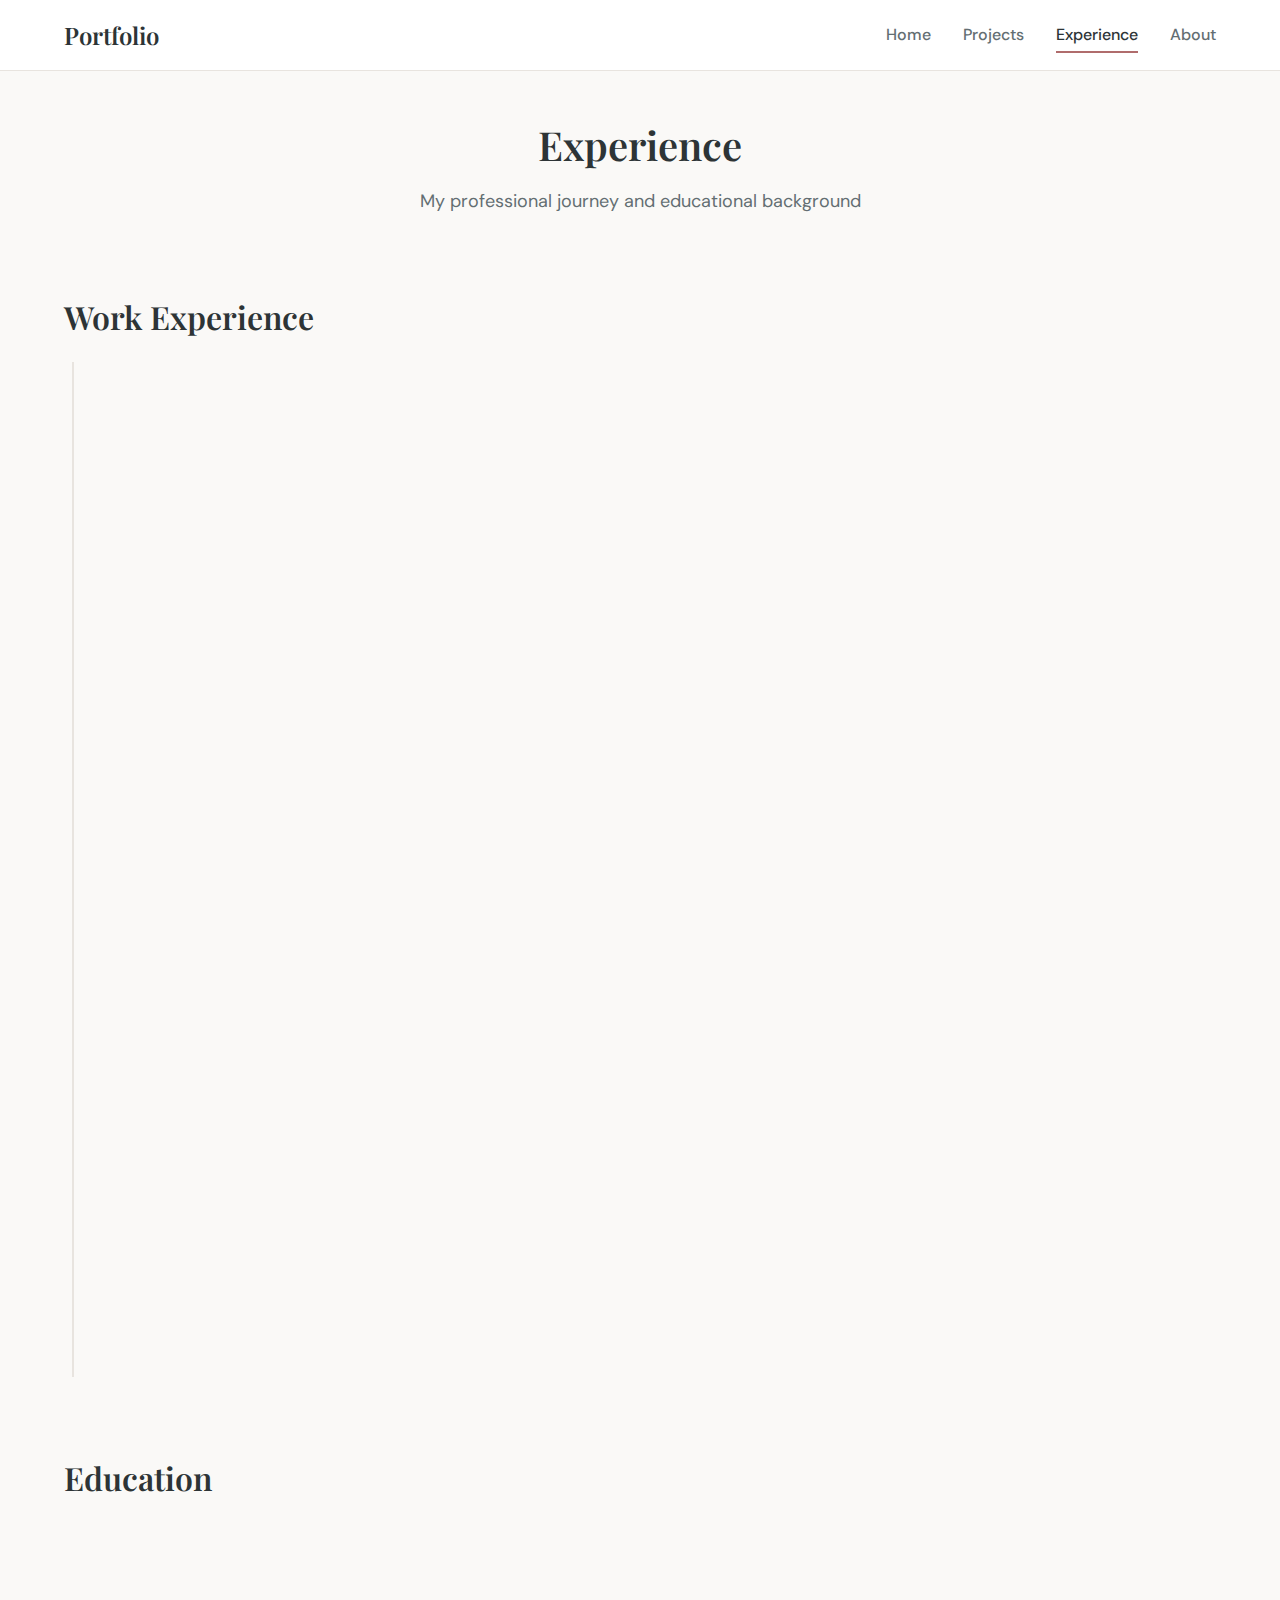
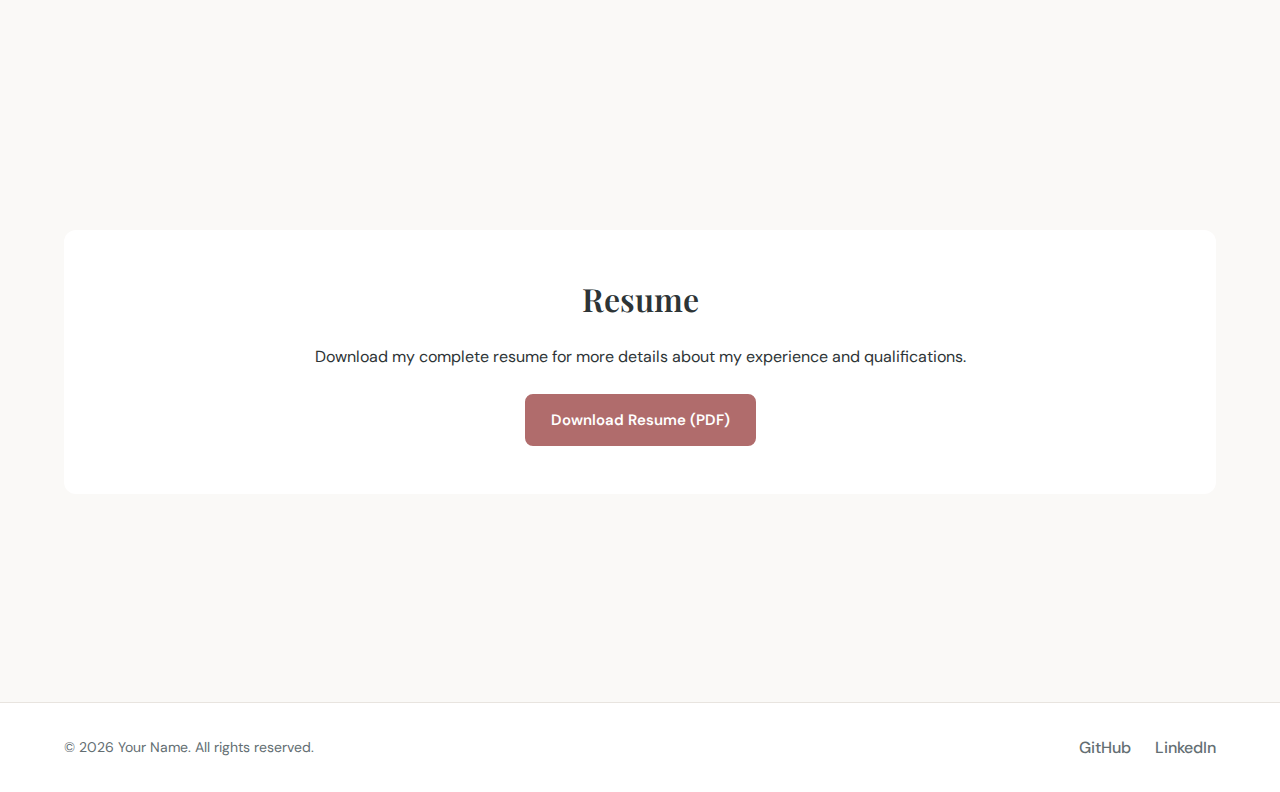
<file: experience.html>
<!DOCTYPE html>
<html lang="en">
<head>
  <meta charset="UTF-8">
  <meta name="viewport" content="width=device-width, initial-scale=1.0">
  <meta name="description" content="Professional experience, education, and career journey">
  <title>Experience | Portfolio</title>
  <link rel="preconnect" href="https://fonts.googleapis.com">
  <link rel="preconnect" href="https://fonts.gstatic.com" crossorigin>
  <link href="https://fonts.googleapis.com/css2?family=DM+Sans:wght@400;500;600;700&family=Playfair+Display:wght@400;500;600;700&display=swap" rel="stylesheet">
  <link rel="stylesheet" href="assets/css/main.css">
</head>
<body>
  <nav class="navbar">
    <div class="nav-container">
      <a href="index.html" class="nav-logo">Portfolio</a>
      <button class="nav-toggle" aria-label="Toggle navigation">
        <span></span>
        <span></span>
        <span></span>
      </button>
      <ul class="nav-menu">
        <li><a href="index.html" class="nav-link">Home</a></li>
        <li><a href="projects.html" class="nav-link">Projects</a></li>
        <li><a href="experience.html" class="nav-link active">Experience</a></li>
        <li><a href="about.html" class="nav-link">About</a></li>
      </ul>
    </div>
  </nav>

  <main>
    <section class="page-header">
      <h1>Experience</h1>
      <p>My professional journey and educational background</p>
    </section>

    <section class="experience-section">
      <h2>Work Experience</h2>
      <div class="timeline">
        <article class="timeline-item">
          <div class="timeline-marker"></div>
          <div class="timeline-content">
            <div class="timeline-header">
              <h3>Senior Software Developer</h3>
              <span class="company">Tech Company Inc.</span>
              <span class="date">2023 - Present</span>
            </div>
            <ul class="responsibilities">
              <li>Led development of customer-facing web applications serving 100k+ users</li>
              <li>Mentored junior developers and conducted code reviews</li>
              <li>Implemented CI/CD pipelines reducing deployment time by 60%</li>
              <li>Collaborated with design and product teams on feature planning</li>
            </ul>
          </div>
        </article>

        <article class="timeline-item">
          <div class="timeline-marker"></div>
          <div class="timeline-content">
            <div class="timeline-header">
              <h3>Full Stack Developer</h3>
              <span class="company">Startup Studios</span>
              <span class="date">2021 - 2023</span>
            </div>
            <ul class="responsibilities">
              <li>Built and maintained multiple client projects from concept to deployment</li>
              <li>Developed RESTful APIs and database architectures</li>
              <li>Implemented responsive designs and accessibility standards</li>
              <li>Optimized application performance and reduced load times</li>
            </ul>
          </div>
        </article>

        <article class="timeline-item">
          <div class="timeline-marker"></div>
          <div class="timeline-content">
            <div class="timeline-header">
              <h3>Junior Developer</h3>
              <span class="company">Digital Agency</span>
              <span class="date">2019 - 2021</span>
            </div>
            <ul class="responsibilities">
              <li>Developed frontend components using modern JavaScript frameworks</li>
              <li>Participated in agile development processes</li>
              <li>Collaborated on team projects and learned industry best practices</li>
            </ul>
          </div>
        </article>
      </div>
    </section>

    <section class="education-section">
      <h2>Education</h2>
      <div class="education-grid">
        <article class="education-card">
          <h3>Bachelor of Science in Computer Science</h3>
          <p class="institution">University Name</p>
          <p class="date">2015 - 2019</p>
          <p class="details">
            Focused on software engineering, data structures, and algorithms. 
            Graduated with honors.
          </p>
        </article>

        <article class="education-card">
          <h3>Professional Certifications</h3>
          <ul class="cert-list">
            <li>AWS Certified Developer - 2024</li>
            <li>Google Cloud Professional - 2023</li>
            <li>Meta Frontend Developer - 2022</li>
          </ul>
        </article>
      </div>
    </section>

    <section class="resume-section">
      <h2>Resume</h2>
      <p>Download my complete resume for more details about my experience and qualifications.</p>
      <a href="#" class="btn btn-primary">Download Resume (PDF)</a>
    </section>
  </main>

  <footer>
    <div class="footer-content">
      <p>&copy; 2026 Your Name. All rights reserved.</p>
      <div class="social-links">
        <a href="https://github.com/yourusername" target="_blank" rel="noopener noreferrer">GitHub</a>
        <a href="https://linkedin.com/in/yourusername" target="_blank" rel="noopener noreferrer">LinkedIn</a>
      </div>
    </div>
  </footer>

  <script src="assets/js/main.js"></script>
</body>
</html>
</file>
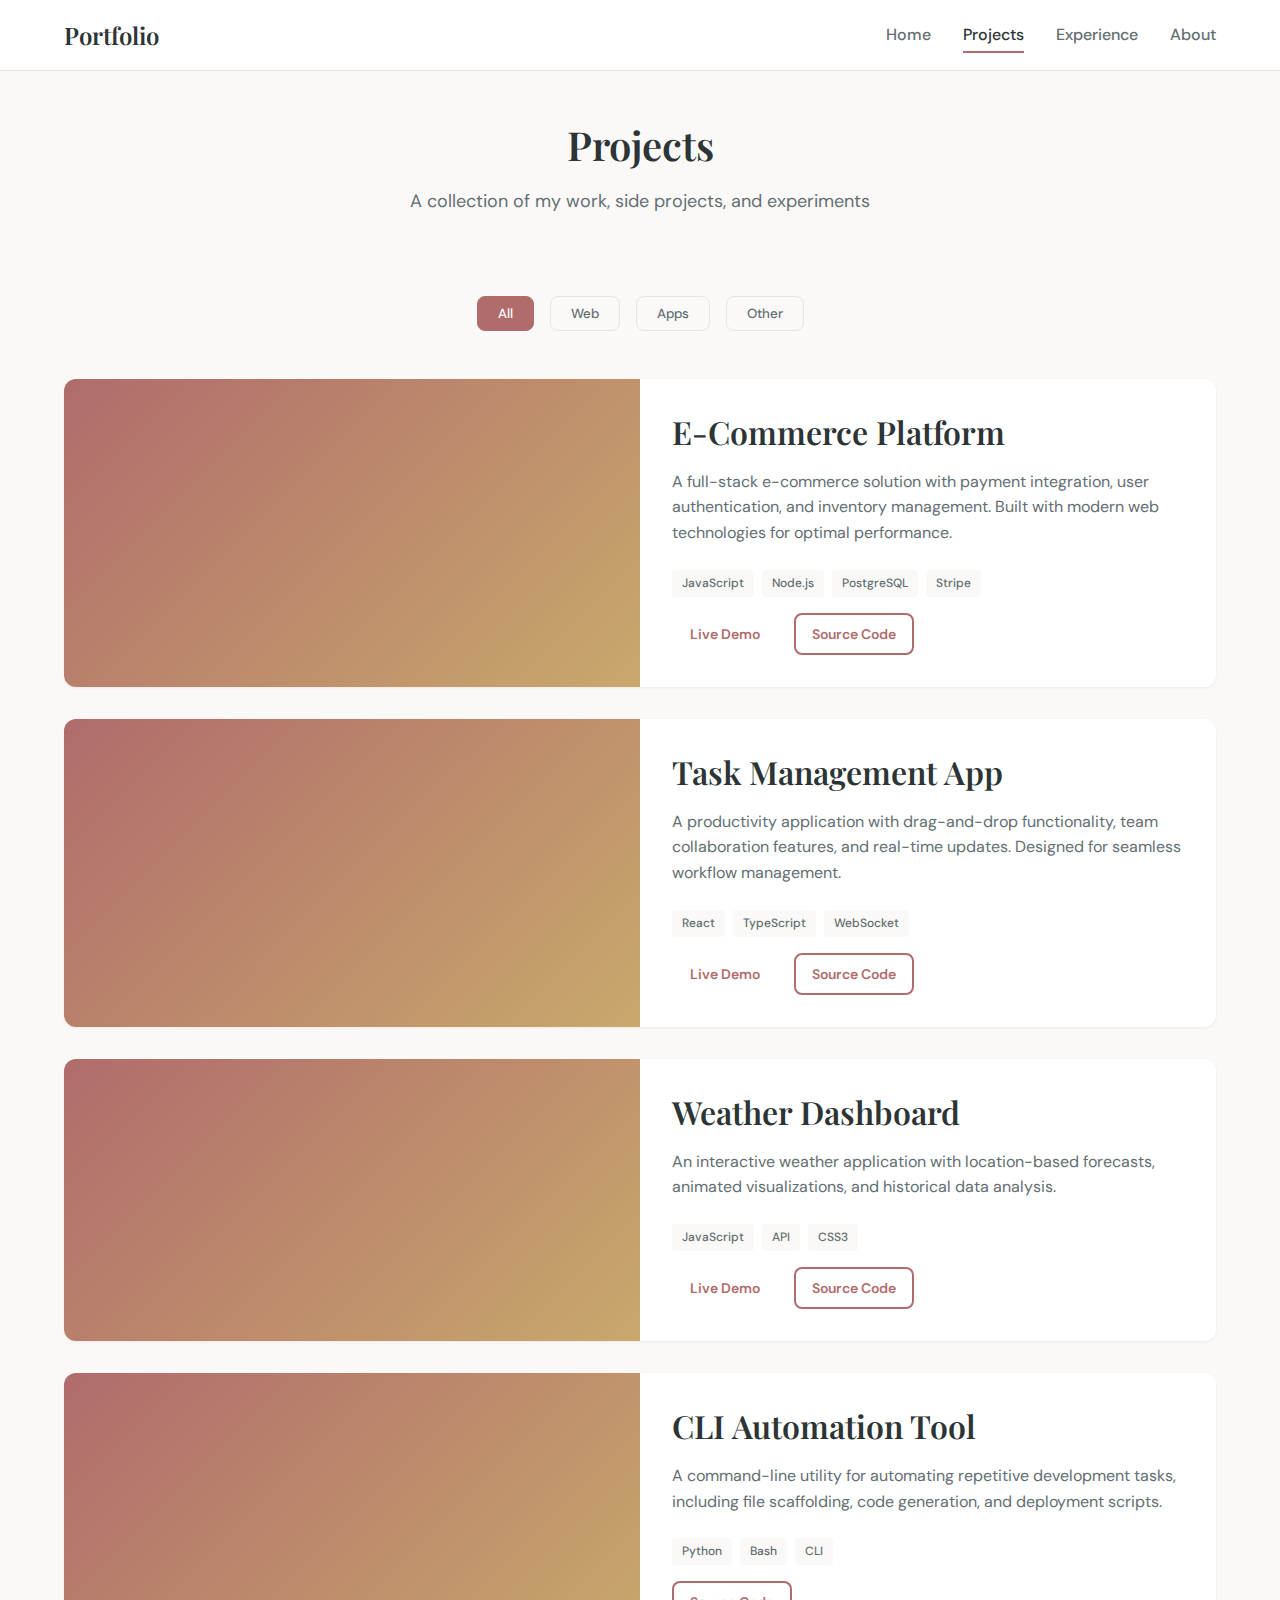
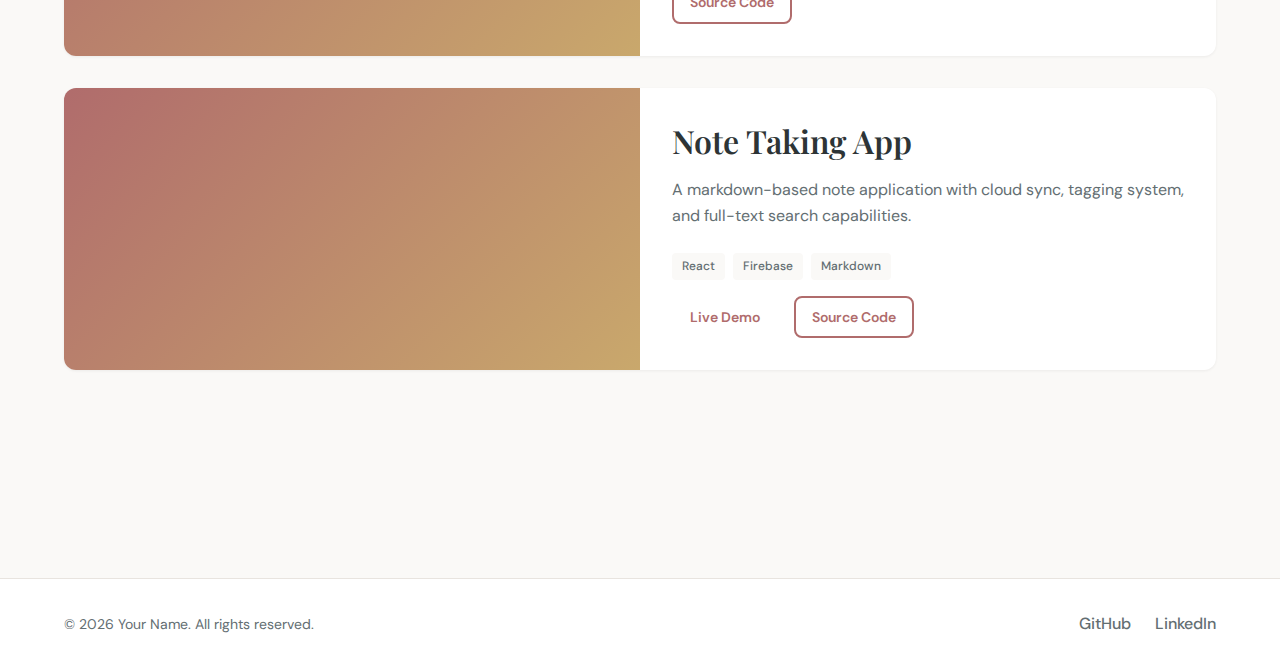
<file: projects.html>
<!DOCTYPE html>
<html lang="en">
<head>
  <meta charset="UTF-8">
  <meta name="viewport" content="width=device-width, initial-scale=1.0">
  <meta name="description" content="Portfolio projects showcase - Web development, applications, and creative work">
  <title>Projects | Portfolio</title>
  <link rel="preconnect" href="https://fonts.googleapis.com">
  <link rel="preconnect" href="https://fonts.gstatic.com" crossorigin>
  <link href="https://fonts.googleapis.com/css2?family=DM+Sans:wght@400;500;600;700&family=Playfair+Display:wght@400;500;600;700&display=swap" rel="stylesheet">
  <link rel="stylesheet" href="assets/css/main.css">
</head>
<body>
  <nav class="navbar">
    <div class="nav-container">
      <a href="index.html" class="nav-logo">Portfolio</a>
      <button class="nav-toggle" aria-label="Toggle navigation">
        <span></span>
        <span></span>
        <span></span>
      </button>
      <ul class="nav-menu">
        <li><a href="index.html" class="nav-link">Home</a></li>
        <li><a href="projects.html" class="nav-link active">Projects</a></li>
        <li><a href="experience.html" class="nav-link">Experience</a></li>
        <li><a href="about.html" class="nav-link">About</a></li>
      </ul>
    </div>
  </nav>

  <main>
    <section class="page-header">
      <h1>Projects</h1>
      <p>A collection of my work, side projects, and experiments</p>
    </section>

    <section class="projects-section">
      <div class="filter-bar">
        <button class="filter-btn active" data-filter="all">All</button>
        <button class="filter-btn" data-filter="web">Web</button>
        <button class="filter-btn" data-filter="app">Apps</button>
        <button class="filter-btn" data-filter="other">Other</button>
      </div>

      <div class="projects-grid">
        <article class="project-card-full" data-category="web">
          <div class="project-image-lg"></div>
          <div class="project-details">
            <h2>E-Commerce Platform</h2>
            <p>A full-stack e-commerce solution with payment integration, user authentication, and inventory management. Built with modern web technologies for optimal performance.</p>
            <div class="project-tags">
              <span class="tag">JavaScript</span>
              <span class="tag">Node.js</span>
              <span class="tag">PostgreSQL</span>
              <span class="tag">Stripe</span>
            </div>
            <div class="project-links">
              <a href="#" class="btn btn-small">Live Demo</a>
              <a href="#" class="btn btn-small btn-outline">Source Code</a>
            </div>
          </div>
        </article>

        <article class="project-card-full" data-category="app">
          <div class="project-image-lg"></div>
          <div class="project-details">
            <h2>Task Management App</h2>
            <p>A productivity application with drag-and-drop functionality, team collaboration features, and real-time updates. Designed for seamless workflow management.</p>
            <div class="project-tags">
              <span class="tag">React</span>
              <span class="tag">TypeScript</span>
              <span class="tag">WebSocket</span>
            </div>
            <div class="project-links">
              <a href="#" class="btn btn-small">Live Demo</a>
              <a href="#" class="btn btn-small btn-outline">Source Code</a>
            </div>
          </div>
        </article>

        <article class="project-card-full" data-category="web">
          <div class="project-image-lg"></div>
          <div class="project-details">
            <h2>Weather Dashboard</h2>
            <p>An interactive weather application with location-based forecasts, animated visualizations, and historical data analysis.</p>
            <div class="project-tags">
              <span class="tag">JavaScript</span>
              <span class="tag">API</span>
              <span class="tag">CSS3</span>
            </div>
            <div class="project-links">
              <a href="#" class="btn btn-small">Live Demo</a>
              <a href="#" class="btn btn-small btn-outline">Source Code</a>
            </div>
          </div>
        </article>

        <article class="project-card-full" data-category="other">
          <div class="project-image-lg"></div>
          <div class="project-details">
            <h2>CLI Automation Tool</h2>
            <p>A command-line utility for automating repetitive development tasks, including file scaffolding, code generation, and deployment scripts.</p>
            <div class="project-tags">
              <span class="tag">Python</span>
              <span class="tag">Bash</span>
              <span class="tag">CLI</span>
            </div>
            <div class="project-links">
              <a href="#" class="btn btn-small btn-outline">Source Code</a>
            </div>
          </div>
        </article>

        <article class="project-card-full" data-category="app">
          <div class="project-image-lg"></div>
          <div class="project-details">
            <h2>Note Taking App</h2>
            <p>A markdown-based note application with cloud sync, tagging system, and full-text search capabilities.</p>
            <div class="project-tags">
              <span class="tag">React</span>
              <span class="tag">Firebase</span>
              <span class="tag">Markdown</span>
            </div>
            <div class="project-links">
              <a href="#" class="btn btn-small">Live Demo</a>
              <a href="#" class="btn btn-small btn-outline">Source Code</a>
            </div>
          </div>
        </article>
      </div>
    </section>
  </main>

  <footer>
    <div class="footer-content">
      <p>&copy; 2026 Your Name. All rights reserved.</p>
      <div class="social-links">
        <a href="https://github.com/yourusername" target="_blank" rel="noopener noreferrer">GitHub</a>
        <a href="https://linkedin.com/in/yourusername" target="_blank" rel="noopener noreferrer">LinkedIn</a>
      </div>
    </div>
  </footer>

  <script src="assets/js/main.js"></script>
</body>
</html>
</file>
<file: assets/css/main.css>
/* ===== CSS Reset & Base ===== */
*,
*::before,
*::after {
  box-sizing: border-box;
  margin: 0;
  padding: 0;
}

:root {
  /* Colors - Warm, professional palette */
  --color-background: #faf9f7;
  --color-surface: #ffffff;
  --color-text: #2d3436;
  --color-text-muted: #636e72;
  --color-primary: #b06c6c;
  --color-primary-dark: #8b5555;
  --color-accent: #c9a86c;
  --color-border: #e8e4df;
  
  /* Typography */
  --font-sans: 'DM Sans', -apple-system, BlinkMacSystemFont, 'Segoe UI', sans-serif;
  --font-display: 'Playfair Display', Georgia, serif;
  
  /* Spacing */
  --spacing-xs: 0.5rem;
  --spacing-sm: 1rem;
  --spacing-md: 1.5rem;
  --spacing-lg: 2rem;
  --spacing-xl: 3rem;
  --spacing-2xl: 5rem;
  
  /* Border Radius */
  --radius-sm: 4px;
  --radius-md: 8px;
  --radius-lg: 12px;
  --radius-full: 50%;
  
  /* Shadows */
  --shadow-sm: 0 1px 3px rgba(0, 0, 0, 0.06);
  --shadow-md: 0 4px 12px rgba(0, 0, 0, 0.08);
  --shadow-lg: 0 8px 24px rgba(0, 0, 0, 0.1);
  
  /* Transitions */
  --transition-fast: 150ms ease;
  --transition-normal: 250ms ease;
}

html {
  scroll-behavior: smooth;
}

body {
  font-family: var(--font-sans);
  font-size: 16px;
  line-height: 1.6;
  color: var(--color-text);
  background-color: var(--color-background);
  -webkit-font-smoothing: antialiased;
  -moz-osx-font-smoothing: grayscale;
}

h1, h2, h3, h4, h5, h6 {
  font-family: var(--font-display);
  font-weight: 600;
  line-height: 1.3;
  color: var(--color-text);
}

h1 { font-size: 2.5rem; }
h2 { font-size: 2rem; margin-bottom: var(--spacing-md); }
h3 { font-size: 1.5rem; }

a {
  color: var(--color-primary);
  text-decoration: none;
  transition: color var(--transition-fast);
}

a:hover {
  color: var(--color-primary-dark);
}

img {
  max-width: 100%;
  height: auto;
  display: block;
}

ul {
  list-style: none;
}

/* ===== Navigation ===== */
.navbar {
  position: sticky;
  top: 0;
  background: var(--color-surface);
  border-bottom: 1px solid var(--color-border);
  z-index: 1000;
  padding: var(--spacing-sm) 0;
}

.nav-container {
  max-width: 1200px;
  margin: 0 auto;
  padding: 0 var(--spacing-md);
  display: flex;
  justify-content: space-between;
  align-items: center;
}

.nav-logo {
  font-family: var(--font-display);
  font-size: 1.5rem;
  font-weight: 600;
  color: var(--color-text);
}

.nav-menu {
  display: flex;
  gap: var(--spacing-lg);
}

.nav-link {
  color: var(--color-text-muted);
  font-weight: 500;
  padding: var(--spacing-xs) 0;
  position: relative;
}

.nav-link::after {
  content: '';
  position: absolute;
  bottom: 0;
  left: 0;
  width: 0;
  height: 2px;
  background: var(--color-primary);
  transition: width var(--transition-normal);
}

.nav-link:hover,
.nav-link.active {
  color: var(--color-text);
}

.nav-link:hover::after,
.nav-link.active::after {
  width: 100%;
}

.nav-toggle {
  display: none;
  flex-direction: column;
  gap: 5px;
  background: none;
  border: none;
  cursor: pointer;
  padding: var(--spacing-xs);
}

.nav-toggle span {
  width: 24px;
  height: 2px;
  background: var(--color-text);
  transition: var(--transition-fast);
}

/* ===== Main Content ===== */
main {
  max-width: 1200px;
  margin: 0 auto;
  padding: var(--spacing-xl) var(--spacing-md);
}

section {
  margin-bottom: var(--spacing-2xl);
}

.page-header {
  text-align: center;
  margin-bottom: var(--spacing-2xl);
}

.page-header h1 {
  margin-bottom: var(--spacing-sm);
}

.page-header p {
  color: var(--color-text-muted);
  font-size: 1.125rem;
}

/* ===== Hero Section ===== */
.hero {
  padding: var(--spacing-2xl) 0;
}

.hero-content {
  display: grid;
  grid-template-columns: 1fr 1fr;
  gap: var(--spacing-2xl);
  align-items: center;
}

.hero-text h1 {
  font-size: 3rem;
  margin-bottom: var(--spacing-md);
}

.highlight {
  color: var(--color-primary);
}

.hero-subtitle {
  font-size: 1.25rem;
  color: var(--color-text-muted);
  margin-bottom: var(--spacing-md);
}

.hero-description {
  margin-bottom: var(--spacing-lg);
  max-width: 500px;
}

.hero-cta {
  display: flex;
  gap: var(--spacing-sm);
}

.hero-image {
  display: flex;
  justify-content: center;
}

.avatar {
  width: 320px;
  height: 320px;
  border-radius: var(--radius-full);
  object-fit: cover;
  box-shadow: var(--shadow-lg);
  border: 4px solid var(--color-surface);
}

/* ===== Buttons ===== */
.btn {
  display: inline-block;
  padding: 0.75rem 1.5rem;
  font-family: var(--font-sans);
  font-weight: 600;
  font-size: 0.9375rem;
  border-radius: var(--radius-md);
  cursor: pointer;
  transition: all var(--transition-fast);
  border: 2px solid transparent;
  text-align: center;
}

.btn-primary {
  background: var(--color-primary);
  color: white;
  border-color: var(--color-primary);
}

.btn-primary:hover {
  background: var(--color-primary-dark);
  border-color: var(--color-primary-dark);
  color: white;
}

.btn-secondary {
  background: var(--color-surface);
  color: var(--color-text);
  border-color: var(--color-border);
}

.btn-secondary:hover {
  background: var(--color-background);
  border-color: var(--color-text-muted);
}

.btn-outline {
  background: transparent;
  color: var(--color-primary);
  border-color: var(--color-primary);
}

.btn-outline:hover {
  background: var(--color-primary);
  color: white;
}

.btn-small {
  padding: 0.5rem 1rem;
  font-size: 0.875rem;
}

/* ===== Project Cards ===== */
.project-grid {
  display: grid;
  grid-template-columns: repeat(auto-fit, minmax(300px, 1fr));
  gap: var(--spacing-lg);
}

.project-card {
  background: var(--color-surface);
  border-radius: var(--radius-lg);
  overflow: hidden;
  box-shadow: var(--shadow-sm);
  transition: all var(--transition-normal);
}

.project-card:hover {
  transform: translateY(-4px);
  box-shadow: var(--shadow-md);
}

.project-image {
  height: 180px;
  background: linear-gradient(135deg, var(--color-primary) 0%, var(--color-accent) 100%);
}

.project-info {
  padding: var(--spacing-md);
}

.project-info h3 {
  margin-bottom: var(--spacing-xs);
}

.project-info p {
  color: var(--color-text-muted);
  font-size: 0.9375rem;
  margin-bottom: var(--spacing-sm);
}

.project-tags {
  display: flex;
  flex-wrap: wrap;
  gap: var(--spacing-xs);
}

.tag {
  padding: 0.25rem 0.625rem;
  background: var(--color-background);
  color: var(--color-text-muted);
  font-size: 0.75rem;
  font-weight: 500;
  border-radius: var(--radius-sm);
}

.section-cta {
  text-align: center;
  margin-top: var(--spacing-xl);
}

/* ===== Projects Page ===== */
.filter-bar {
  display: flex;
  justify-content: center;
  gap: var(--spacing-sm);
  margin-bottom: var(--spacing-xl);
}

.filter-btn {
  padding: 0.5rem 1.25rem;
  background: transparent;
  border: 1px solid var(--color-border);
  border-radius: var(--radius-md);
  font-family: var(--font-sans);
  font-weight: 500;
  color: var(--color-text-muted);
  cursor: pointer;
  transition: all var(--transition-fast);
}

.filter-btn:hover,
.filter-btn.active {
  background: var(--color-primary);
  border-color: var(--color-primary);
  color: white;
}

.projects-grid {
  display: flex;
  flex-direction: column;
  gap: var(--spacing-lg);
}

.project-card-full {
  display: grid;
  grid-template-columns: 1fr 1fr;
  background: var(--color-surface);
  border-radius: var(--radius-lg);
  overflow: hidden;
  box-shadow: var(--shadow-sm);
  transition: all var(--transition-normal);
}

.project-card-full:hover {
  box-shadow: var(--shadow-md);
}

.project-image-lg {
  min-height: 280px;
  background: linear-gradient(135deg, var(--color-primary) 0%, var(--color-accent) 100%);
}

.project-details {
  padding: var(--spacing-lg);
  display: flex;
  flex-direction: column;
  justify-content: center;
}

.project-details h2 {
  margin-bottom: var(--spacing-sm);
}

.project-details p {
  color: var(--color-text-muted);
  margin-bottom: var(--spacing-md);
}

.project-links {
  display: flex;
  gap: var(--spacing-sm);
  margin-top: var(--spacing-sm);
}

/* ===== Skills Section ===== */
.skills-grid {
  display: grid;
  grid-template-columns: repeat(auto-fit, minmax(250px, 1fr));
  gap: var(--spacing-lg);
}

.skill-category {
  background: var(--color-surface);
  padding: var(--spacing-lg);
  border-radius: var(--radius-lg);
  box-shadow: var(--shadow-sm);
}

.skill-category h3 {
  margin-bottom: var(--spacing-md);
  color: var(--color-primary);
}

.skill-category ul li {
  padding: var(--spacing-xs) 0;
  color: var(--color-text-muted);
  border-bottom: 1px solid var(--color-border);
}

.skill-category ul li:last-child {
  border-bottom: none;
}

/* ===== Experience / Timeline ===== */
.timeline {
  position: relative;
  padding-left: var(--spacing-xl);
}

.timeline::before {
  content: '';
  position: absolute;
  left: 8px;
  top: 0;
  bottom: 0;
  width: 2px;
  background: var(--color-border);
}

.timeline-item {
  position: relative;
  margin-bottom: var(--spacing-xl);
}

.timeline-marker {
  position: absolute;
  left: calc(-1 * var(--spacing-xl) + 4px);
  top: 4px;
  width: 12px;
  height: 12px;
  background: var(--color-primary);
  border-radius: var(--radius-full);
  border: 3px solid var(--color-surface);
}

.timeline-content {
  background: var(--color-surface);
  padding: var(--spacing-lg);
  border-radius: var(--radius-lg);
  box-shadow: var(--shadow-sm);
}

.timeline-header h3 {
  margin-bottom: var(--spacing-xs);
}

.timeline-header .company {
  display: block;
  color: var(--color-primary);
  font-weight: 500;
  margin-bottom: var(--spacing-xs);
}

.timeline-header .date {
  display: block;
  color: var(--color-text-muted);
  font-size: 0.875rem;
  margin-bottom: var(--spacing-md);
}

.responsibilities {
  list-style: disc;
  padding-left: var(--spacing-md);
}

.responsibilities li {
  color: var(--color-text-muted);
  margin-bottom: var(--spacing-xs);
}

/* ===== Education ===== */
.education-grid {
  display: grid;
  grid-template-columns: repeat(auto-fit, minmax(300px, 1fr));
  gap: var(--spacing-lg);
}

.education-card {
  background: var(--color-surface);
  padding: var(--spacing-lg);
  border-radius: var(--radius-lg);
  box-shadow: var(--shadow-sm);
}

.education-card h3 {
  margin-bottom: var(--spacing-xs);
}

.education-card .institution {
  color: var(--color-primary);
  font-weight: 500;
}

.education-card .date {
  color: var(--color-text-muted);
  font-size: 0.875rem;
  margin-bottom: var(--spacing-sm);
}

.cert-list li {
  padding: var(--spacing-xs) 0;
  color: var(--color-text-muted);
}

.resume-section {
  text-align: center;
  background: var(--color-surface);
  padding: var(--spacing-xl);
  border-radius: var(--radius-lg);
}

.resume-section p {
  margin-bottom: var(--spacing-md);
}

/* ===== About Page ===== */
.about-content {
  display: grid;
  grid-template-columns: 1fr 2fr;
  gap: var(--spacing-2xl);
  align-items: start;
}

.about-avatar {
  width: 280px;
  height: 280px;
  border-radius: var(--radius-lg);
  object-fit: cover;
  box-shadow: var(--shadow-md);
}

.about-text h2 {
  margin-bottom: var(--spacing-md);
}

.about-text p {
  margin-bottom: var(--spacing-md);
  color: var(--color-text-muted);
}

.values-grid {
  display: grid;
  grid-template-columns: repeat(auto-fit, minmax(280px, 1fr));
  gap: var(--spacing-lg);
}

.value-card {
  background: var(--color-surface);
  padding: var(--spacing-lg);
  border-radius: var(--radius-lg);
  box-shadow: var(--shadow-sm);
  text-align: center;
}

.value-icon {
  width: 64px;
  height: 64px;
  margin: 0 auto var(--spacing-md);
  display: flex;
  align-items: center;
  justify-content: center;
  background: var(--color-background);
  border-radius: var(--radius-full);
  color: var(--color-primary);
}

.value-card h3 {
  margin-bottom: var(--spacing-sm);
}

.value-card p {
  color: var(--color-text-muted);
  font-size: 0.9375rem;
}

.interests-content {
  background: var(--color-surface);
  padding: var(--spacing-lg);
  border-radius: var(--radius-lg);
}

.interests-list {
  list-style: disc;
  padding-left: var(--spacing-lg);
  margin-top: var(--spacing-md);
}

.interests-list li {
  color: var(--color-text-muted);
  margin-bottom: var(--spacing-xs);
}

.connect-section {
  text-align: center;
  background: var(--color-surface);
  padding: var(--spacing-xl);
  border-radius: var(--radius-lg);
}

.connect-section p {
  max-width: 500px;
  margin: 0 auto var(--spacing-lg);
  color: var(--color-text-muted);
}

.connect-links {
  display: flex;
  justify-content: center;
  gap: var(--spacing-sm);
  flex-wrap: wrap;
}

/* ===== Contact Section ===== */
.contact {
  text-align: center;
  background: var(--color-surface);
  padding: var(--spacing-2xl);
  border-radius: var(--radius-lg);
}

.contact p {
  margin-bottom: var(--spacing-lg);
  color: var(--color-text-muted);
}

/* ===== Footer ===== */
footer {
  background: var(--color-surface);
  border-top: 1px solid var(--color-border);
  padding: var(--spacing-lg) 0;
  margin-top: var(--spacing-2xl);
}

.footer-content {
  max-width: 1200px;
  margin: 0 auto;
  padding: 0 var(--spacing-md);
  display: flex;
  justify-content: space-between;
  align-items: center;
}

.footer-content p {
  color: var(--color-text-muted);
  font-size: 0.875rem;
}

.social-links {
  display: flex;
  gap: var(--spacing-md);
}

.social-links a {
  color: var(--color-text-muted);
  font-weight: 500;
}

.social-links a:hover {
  color: var(--color-primary);
}

/* ===== Responsive Design ===== */
@media (max-width: 768px) {
  h1 { font-size: 2rem; }
  h2 { font-size: 1.5rem; }
  
  .nav-toggle {
    display: flex;
  }
  
  .nav-menu {
    position: fixed;
    top: 60px;
    left: 0;
    right: 0;
    background: var(--color-surface);
    flex-direction: column;
    padding: var(--spacing-md);
    gap: 0;
    border-bottom: 1px solid var(--color-border);
    transform: translateY(-100%);
    opacity: 0;
    visibility: hidden;
    transition: all var(--transition-normal);
  }
  
  .nav-menu.active {
    transform: translateY(0);
    opacity: 1;
    visibility: visible;
  }
  
  .nav-link {
    display: block;
    padding: var(--spacing-sm);
  }
  
  .hero-content {
    grid-template-columns: 1fr;
    text-align: center;
  }
  
  .hero-text h1 {
    font-size: 2.25rem;
  }
  
  .hero-cta {
    justify-content: center;
  }
  
  .hero-image {
    order: -1;
  }
  
  .avatar {
    width: 200px;
    height: 200px;
  }
  
  .project-card-full {
    grid-template-columns: 1fr;
  }
  
  .project-image-lg {
    min-height: 200px;
  }
  
  .about-content {
    grid-template-columns: 1fr;
    text-align: center;
  }
  
  .about-avatar {
    margin: 0 auto;
  }
  
  .footer-content {
    flex-direction: column;
    gap: var(--spacing-sm);
    text-align: center;
  }
  
  .filter-bar {
    flex-wrap: wrap;
  }
}

/* ===== Animation Classes ===== */
.fade-in {
  animation: fadeIn 0.5s ease-out forwards;
}

@keyframes fadeIn {
  from {
    opacity: 0;
    transform: translateY(20px);
  }
  to {
    opacity: 1;
    transform: translateY(0);
  }
}

/* Hide filtered items */
.project-card-full.hidden {
  display: none;
}
</file>
